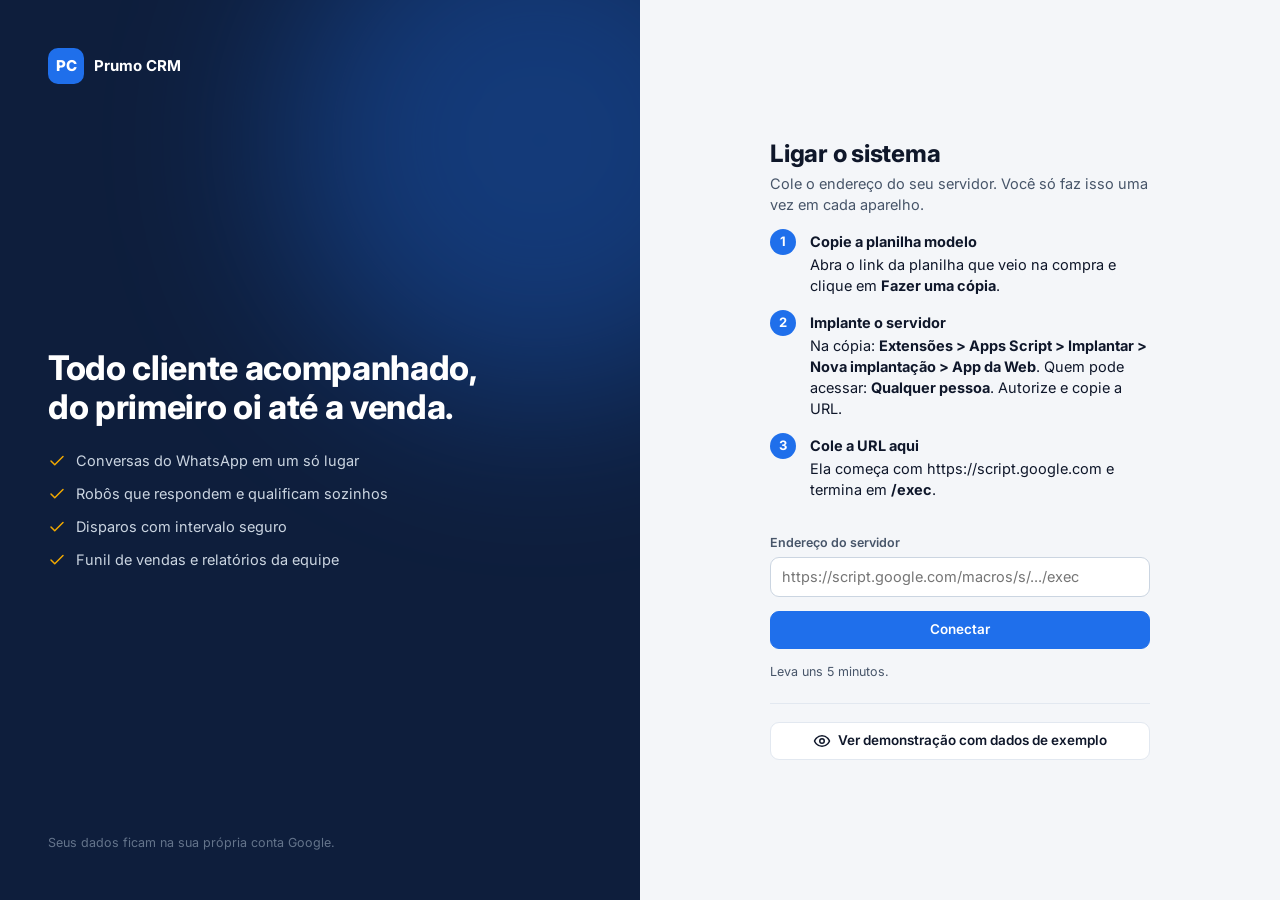
<file: index.html>
<!DOCTYPE html>
<html lang="pt-BR">
<head>
  <meta charset="utf-8">
  <meta name="viewport" content="width=device-width, initial-scale=1, viewport-fit=cover">
  <meta name="theme-color" content="#1F6FEB">
  <meta name="robots" content="noindex, nofollow">
  <meta name="mobile-web-app-capable" content="yes">
  <meta name="apple-mobile-web-app-capable" content="yes">
  <meta name="referrer" content="strict-origin-when-cross-origin">
  <title>CRM</title>
  <link rel="icon" href="data:,">
  <link rel="manifest" href="manifest.webmanifest">
  <link rel="preconnect" href="https://fonts.googleapis.com">
  <link rel="preconnect" href="https://fonts.gstatic.com" crossorigin>
  <link href="https://fonts.googleapis.com/css2?family=Inter:wght@400;500;600;700;800&display=swap" rel="stylesheet">
  <link rel="stylesheet" href="css/app.css?v=1.4.0">
</head>
<body>
  <div id="app"></div>
  <div id="toasts" class="toasts" aria-live="polite"></div>
  <noscript>Ative o JavaScript para usar o sistema.</noscript>

  <script src="config.js?v=1.4.0"></script>
  <script src="js/logica.js?v=1.4.0"></script>
  <script>
    // O modo demonstração só é carregado quando escolhido (roda a lógica no navegador).
    (function () {
      var api = window.PRUMO.API_URL;
      try { api = api || JSON.parse(localStorage.getItem('prumo_api') || '""'); } catch (e) { }
      if (/[?&]demo=1/.test(location.search)) api = 'demo';
      if (api === 'demo') document.write('<script src="js/demo.js?v=1.4.0"><\/script>');
    })();
  </script>
  <script src="js/core.js?v=1.4.0"></script>
  <script src="js/app.js?v=1.4.0"></script>
  <script src="js/views-crm.js?v=1.4.0"></script>
  <script src="js/views-conversas.js?v=1.4.0"></script>
  <script src="js/views-automacoes.js?v=1.4.0"></script>
  <script src="js/views-marketing.js?v=1.4.0"></script>
  <script src="js/views-email.js?v=1.4.0"></script>
  <script src="js/views-financeiro.js?v=1.4.0"></script>
  <script src="js/views-gestao.js?v=1.4.0"></script>
</body>
</html>
</file>
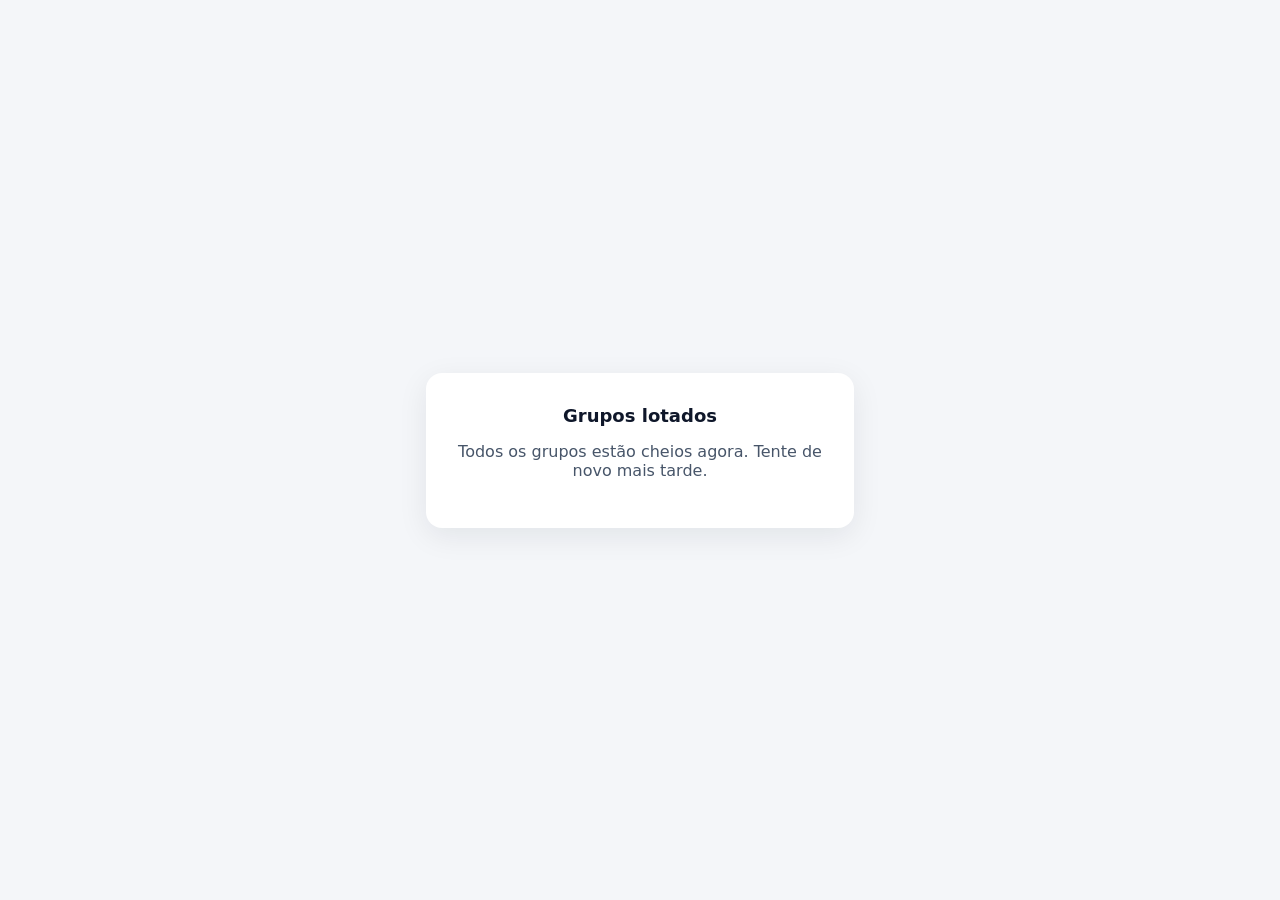
<file: g.html>
<!DOCTYPE html>
<html lang="pt-BR">
<head>
  <meta charset="utf-8">
  <meta name="viewport" content="width=device-width, initial-scale=1">
  <meta name="robots" content="noindex">
  <title>Entrando no grupo...</title>
  <style>
    body { margin: 0; min-height: 100vh; display: grid; place-items: center; font-family: system-ui, -apple-system, 'Segoe UI', sans-serif; background: #F4F6F9; color: #0F172A; padding: 16px; box-sizing: border-box; }
    .c { background: #fff; border-radius: 16px; padding: 32px 24px; max-width: 380px; width: 100%; text-align: center; box-shadow: 0 8px 30px rgba(15,23,42,.08); }
    .spin { width: 34px; height: 34px; border: 3px solid #1FAF53; border-right-color: transparent; border-radius: 50%; animation: g .8s linear infinite; margin: 0 auto 16px; }
    @keyframes g { to { transform: rotate(360deg); } }
    a.b { display: inline-block; margin-top: 16px; background: #1FAF53; color: #fff; padding: 14px 22px; border-radius: 10px; text-decoration: none; font-weight: 700; }
    p { color: #475569; }
  </style>
</head>
<body>
  <div class="c" id="c"><div class="spin"></div><h1 style="font-size:18px;margin:0">Procurando um grupo com vaga...</h1></div>
  <script src="js/logica.js"></script>
  <script>
    (function () {
      var q = new URLSearchParams(location.search);
      var slug = q.get('g') || '', sid = q.get('s') || '';
      var box = document.getElementById('c');
      var fim = function (r) {
        if (r && r.link && /^https:\/\/chat\.whatsapp\.com\//.test(r.link)) {
          box.innerHTML = '<h1 style="font-size:18px;margin:0">Grupo encontrado</h1><p>Se o WhatsApp não abrir sozinho, toque no botão.</p><a class="b" id="ir">Entrar no grupo</a>';
          document.getElementById('ir').href = r.link;
          location.replace(r.link);
        } else {
          box.innerHTML = '<h1 style="font-size:18px;margin:0">Grupos lotados</h1><p>Todos os grupos estão cheios agora. Tente de novo mais tarde.</p>';
        }
      };
      if (!/^[\w-]+$/.test(slug)) return fim(null);
      if (q.get('demo') === '1') {
        var s = document.createElement('script'); s.src = 'js/demo.js';
        s.onload = function () { window.PrumoDemo.call({ action: 'publico.grupo', slug: slug }).then(function (r) { fim(r.data); }); };
        document.body.appendChild(s);
        return;
      }
      if (!/^[\w-]+$/.test(sid)) return fim(null);
      fetch('https://script.google.com/macros/s/' + sid + '/exec', { method: 'POST', headers: { 'Content-Type': 'text/plain' }, body: JSON.stringify({ action: 'publico.grupo', slug: slug }) })
        .then(function (r) { return r.json(); }).then(function (r) { fim(r.data); }).catch(function () { fim(null); });
    })();
  </script>
</body>
</html>
</file>
<file: css/app.css>
/* ==========================================================================
   PRUMO CRM — estilos
   As cores da marca vêm de --pri e --acc (trocadas em Ajustes > Marca).
   ========================================================================== */
:root {
  --pri: #1F6FEB;
  --pri-txt: #FFFFFF;
  --pri-soft: #E8F0FE;
  --pri-escuro: #1959BD;
  --acc: #F2A900;
  --acc-soft: #FFF6DB;

  --bg: #F4F6F9;
  --card: #FFFFFF;
  --card-2: #F8FAFC;
  --txt: #0F172A;
  --txt-2: #475569;
  --txt-3: #94A3B8;
  --borda: #E2E8F0;
  --borda-2: #CBD5E1;
  --side: #0F172A;
  --side-txt: #CBD5E1;
  --side-ativo: rgba(255, 255, 255, .08);

  --verde: #16A34A; --verde-soft: #DCFCE7;
  --vermelho: #DC2626; --vermelho-soft: #FEE2E2;
  --amarelo: #D97706; --amarelo-soft: #FEF3C7;
  --roxo: #7C3AED; --roxo-soft: #EDE9FE;
  --whats: #1FAF53;

  --raio: 14px;
  --raio-sm: 9px;
  --sombra: 0 1px 2px rgba(15, 23, 42, .05), 0 2px 8px rgba(15, 23, 42, .04);
  --sombra-lg: 0 12px 40px rgba(15, 23, 42, .18);
  --side-w: 236px;
  --top-h: 60px;
  --safe-b: env(safe-area-inset-bottom, 0px);
  font-family: 'Inter', system-ui, -apple-system, 'Segoe UI', Roboto, sans-serif;
  color: var(--txt);
  -webkit-text-size-adjust: 100%;
}
* { box-sizing: border-box; }
html, body { margin: 0; padding: 0; background: var(--bg); }
body { min-height: 100vh; font-size: 14.5px; line-height: 1.45; -webkit-font-smoothing: antialiased; }
button, input, select, textarea { font: inherit; color: inherit; }
button { cursor: pointer; }
a { color: var(--pri); }
h1, h2, h3, h4 { margin: 0; line-height: 1.2; letter-spacing: -.01em; }
svg.i { width: 18px; height: 18px; flex: none; stroke: currentColor; fill: none; stroke-width: 2; stroke-linecap: round; stroke-linejoin: round; }
.hidden { display: none !important; }
.muted { color: var(--txt-2); }
.fraco { color: var(--txt-3); }
.small { font-size: 12.5px; }
.num { font-variant-numeric: tabular-nums; }
.nowrap { white-space: nowrap; }
.trunc { overflow: hidden; text-overflow: ellipsis; white-space: nowrap; min-width: 0; }
.sr { position: absolute; width: 1px; height: 1px; overflow: hidden; clip: rect(0 0 0 0); }

/* ---------------------------------------------------------------- shell */
.shell { display: grid; grid-template-columns: var(--side-w) 1fr; min-height: 100vh; }
.side {
  position: sticky; top: 0; height: 100vh; background: var(--side); color: var(--side-txt);
  display: flex; flex-direction: column; padding: 16px 12px; gap: 4px; overflow-y: auto;
}
.marca { display: flex; align-items: center; gap: 10px; padding: 4px 8px 16px; color: #fff; min-width: 0; }
.marca-logo { width: 36px; height: 36px; border-radius: 10px; background: var(--pri); color: var(--pri-txt); display: grid; place-items: center; font-weight: 800; font-size: 15px; flex: none; overflow: hidden; }
.marca-logo img { width: 100%; height: 100%; object-fit: cover; }
.marca b { display: block; font-size: 15px; line-height: 1.2; }
.marca small { display: block; color: #94A3B8; font-size: 11.5px; }
.nav-sec { font-size: 10.5px; font-weight: 700; text-transform: uppercase; letter-spacing: .08em; color: #64748B; padding: 14px 10px 6px; }
.nav-a {
  display: flex; align-items: center; gap: 11px; padding: 9px 10px; border-radius: 9px; color: var(--side-txt);
  text-decoration: none; font-weight: 500; font-size: 14px; border: 0; background: transparent; width: 100%; text-align: left;
}
.nav-a:hover { background: var(--side-ativo); color: #fff; }
.nav-a.on { background: var(--pri); color: var(--pri-txt); }
.nav-a .cont { margin-left: auto; background: var(--acc); color: #111; font-size: 11px; font-weight: 700; border-radius: 99px; padding: 1px 7px; }
.side-pe { margin-top: auto; padding-top: 12px; border-top: 1px solid rgba(255, 255, 255, .08); }
.eu { display: flex; align-items: center; gap: 10px; padding: 8px; border-radius: 10px; color: #fff; background: transparent; border: 0; width: 100%; text-align: left; }
.eu:hover { background: var(--side-ativo); }
.eu small { display: block; color: #94A3B8; font-size: 11.5px; }

.main { min-width: 0; display: flex; flex-direction: column; }
.top {
  position: sticky; top: 0; z-index: 20; height: var(--top-h); display: flex; align-items: center; gap: 12px;
  padding: 0 24px; background: rgba(244, 246, 249, .9); backdrop-filter: blur(8px); border-bottom: 1px solid var(--borda);
}
.top h1 { font-size: 18px; font-weight: 700; }
.top .acoes { margin-left: auto; display: flex; gap: 8px; align-items: center; }
.conteudo { padding: 22px 24px 40px; max-width: 1400px; width: 100%; }
.conteudo.cheio { max-width: none; padding: 0; height: calc(100vh - var(--top-h)); }
.wa-pill { display: inline-flex; align-items: center; gap: 6px; padding: 5px 10px; border-radius: 99px; font-size: 12px; font-weight: 600; background: var(--card); border: 1px solid var(--borda); color: var(--txt-2); }
.wa-pill .ponto { width: 8px; height: 8px; border-radius: 50%; background: var(--txt-3); }
.wa-pill.ok .ponto { background: var(--verde); box-shadow: 0 0 0 3px var(--verde-soft); }
.wa-pill.erro .ponto { background: var(--vermelho); }
.top .menu-mob { display: none; }
.bnav { display: none; }

/* ------------------------------------------------------------- botões */
.btn {
  display: inline-flex; align-items: center; justify-content: center; gap: 7px; min-height: 38px; padding: 8px 14px;
  border-radius: var(--raio-sm); border: 1px solid var(--borda); background: var(--card); color: var(--txt);
  font-weight: 600; font-size: 13.5px; white-space: nowrap; transition: background .15s, border-color .15s, transform .1s;
}
.btn:hover { background: var(--card-2); border-color: var(--borda-2); }
.btn:active { transform: translateY(1px); }
.btn:disabled { opacity: .55; cursor: default; }
.btn.pri { background: var(--pri); border-color: var(--pri); color: var(--pri-txt); }
.btn.pri:hover { background: var(--pri-escuro); }
.btn.acc { background: var(--acc); border-color: var(--acc); color: #111; }
.btn.verde { background: var(--whats); border-color: var(--whats); color: #fff; }
.btn.perigo { color: var(--vermelho); }
.btn.perigo.cheio { background: var(--vermelho); border-color: var(--vermelho); color: #fff; }
.btn.fantasma { background: transparent; border-color: transparent; }
.btn.fantasma:hover { background: rgba(15, 23, 42, .05); }
.btn.peq { min-height: 30px; padding: 4px 10px; font-size: 12.5px; }
.btn.ic { padding: 0; width: 38px; }
.btn.ic.peq { width: 30px; }
.btn.bloco { width: 100%; }
.spin { width: 15px; height: 15px; border: 2px solid currentColor; border-right-color: transparent; border-radius: 50%; animation: gira .7s linear infinite; display: inline-block; }
@keyframes gira { to { transform: rotate(360deg); } }

/* -------------------------------------------------------- formulários */
.campo { display: flex; flex-direction: column; gap: 5px; margin-bottom: 14px; min-width: 0; }
.campo > label, .rot { font-size: 12.5px; font-weight: 600; color: var(--txt-2); }
.campo .ajuda { font-size: 12px; color: var(--txt-3); }
.inp {
  width: 100%; min-height: 40px; padding: 8px 11px; border-radius: var(--raio-sm); border: 1px solid var(--borda-2);
  background: #fff; outline: none; font-size: 14.5px; transition: border-color .15s, box-shadow .15s;
}
textarea.inp { min-height: 90px; resize: vertical; line-height: 1.45; }
.inp:focus { border-color: var(--pri); box-shadow: 0 0 0 3px var(--pri-soft); }
.inp[readonly] { background: var(--card-2); color: var(--txt-2); }
select.inp { padding-right: 28px; }
.inp-cor { width: 46px; height: 40px; padding: 3px; border-radius: var(--raio-sm); border: 1px solid var(--borda-2); background: #fff; }
.linha { display: flex; gap: 12px; }
.linha > * { flex: 1; min-width: 0; }
.grade2 { display: grid; grid-template-columns: 1fr 1fr; gap: 0 14px; }
.grade3 { display: grid; grid-template-columns: repeat(3, 1fr); gap: 0 14px; }
.check { display: flex; gap: 9px; align-items: flex-start; font-size: 14px; margin: 2px 0 12px; cursor: pointer; }
.check input { width: 18px; height: 18px; accent-color: var(--pri); flex: none; margin-top: 1px; }
.busca { position: relative; flex: 1; min-width: 160px; max-width: 360px; }
.busca svg { position: absolute; left: 11px; top: 50%; transform: translateY(-50%); color: var(--txt-3); width: 16px; height: 16px; }
.busca .inp { padding-left: 34px; }
.seg { display: inline-flex; background: #E9EDF2; border-radius: 10px; padding: 3px; gap: 2px; }
.seg button { white-space: nowrap; border: 0; background: transparent; padding: 6px 12px; border-radius: 8px; font-weight: 600; font-size: 13px; color: var(--txt-2); }
.seg button.on { background: #fff; color: var(--txt); box-shadow: var(--sombra); }
.chips { display: flex; flex-wrap: wrap; gap: 6px; }
.chip { display: inline-flex; align-items: center; gap: 5px; padding: 3px 9px; border-radius: 99px; background: #EEF2F6; color: var(--txt-2); font-size: 12px; font-weight: 600; border: 1px solid transparent; }
.chip.sel { background: var(--pri-soft); color: var(--pri-escuro); border-color: var(--pri); }
button.chip { cursor: pointer; }
.chip .x { border: 0; background: none; padding: 0; display: inline-flex; color: inherit; opacity: .6; }
.tag-inp { display: flex; flex-wrap: wrap; gap: 6px; align-items: center; padding: 6px 8px; min-height: 40px; border: 1px solid var(--borda-2); border-radius: var(--raio-sm); background: #fff; }
.tag-inp input { border: 0; outline: none; flex: 1; min-width: 120px; font-size: 14px; padding: 4px; }

/* -------------------------------------------------------------- cards */
.card { background: var(--card); border: 1px solid var(--borda); border-radius: var(--raio); box-shadow: var(--sombra); }
.card-pad { padding: 18px; }
.card-cab { display: flex; align-items: center; gap: 10px; padding: 14px 18px; border-bottom: 1px solid var(--borda); }
.card-cab h3 { font-size: 15px; font-weight: 700; }
.card-cab .acoes { margin-left: auto; display: flex; gap: 6px; }
.barra-ferr { display: flex; gap: 10px; align-items: center; flex-wrap: wrap; margin-bottom: 16px; }
.barra-ferr .dir { margin-left: auto; display: flex; gap: 8px; flex-wrap: wrap; }
.kpis { display: grid; grid-template-columns: repeat(auto-fill, minmax(165px, 1fr)); gap: 14px; margin-bottom: 18px; }
.kpi { padding: 16px 18px; }
.kpi .rot { display: flex; align-items: center; gap: 7px; font-size: 12.5px; color: var(--txt-2); font-weight: 600; }
.kpi .rot svg { width: 15px; height: 15px; color: var(--pri); }
.kpi .val { font-size: 25px; font-weight: 750; margin-top: 6px; letter-spacing: -.02em; font-variant-numeric: tabular-nums; }
.kpi .sub { font-size: 12px; color: var(--txt-3); margin-top: 2px; }
.grid-2 { display: grid; grid-template-columns: 1fr 1fr; gap: 16px; }
.grid-3 { display: grid; grid-template-columns: 2fr 1fr; gap: 16px; }
.vazio { text-align: center; padding: 48px 20px; color: var(--txt-2); }
.vazio svg { width: 40px; height: 40px; color: var(--txt-3); stroke-width: 1.5; margin-bottom: 10px; }
.vazio h3 { font-size: 16px; color: var(--txt); margin-bottom: 4px; }
.vazio p { margin: 0 auto 14px; max-width: 420px; }
.aviso { display: flex; gap: 10px; padding: 12px 14px; border-radius: 10px; background: var(--amarelo-soft); color: #78350F; font-size: 13.5px; margin-bottom: 14px; }
.aviso.info { background: var(--pri-soft); color: var(--pri-escuro); }
.aviso.ok { background: var(--verde-soft); color: #14532D; }
.aviso.erro { background: var(--vermelho-soft); color: #7F1D1D; }
.aviso svg { margin-top: 1px; }

/* ------------------------------------------------------------- tabela */
.tabela-wrap { overflow-x: auto; }
table.tab { width: 100%; border-collapse: collapse; font-size: 13.5px; }
.tab th { text-align: left; font-size: 11.5px; text-transform: uppercase; letter-spacing: .05em; color: var(--txt-3); font-weight: 700; padding: 10px 14px; border-bottom: 1px solid var(--borda); background: var(--card-2); white-space: nowrap; }
.tab td { padding: 10px 14px; border-bottom: 1px solid var(--borda); vertical-align: middle; }
.tab tr:last-child td { border-bottom: 0; }
.tab tbody tr { cursor: pointer; }
.tab tbody tr:hover { background: var(--card-2); }
.tab .sel-col { width: 36px; }
.tab input[type=checkbox] { width: 16px; height: 16px; accent-color: var(--pri); }
.massa { position: sticky; top: calc(var(--top-h) + 8px); z-index: 5; display: flex; gap: 8px; align-items: center; flex-wrap: wrap; padding: 10px 14px; background: var(--side); color: #fff; border-radius: 12px; margin-bottom: 12px; box-shadow: var(--sombra-lg); }
.massa .btn { background: rgba(255, 255, 255, .1); border-color: transparent; color: #fff; }

.av { width: 34px; height: 34px; border-radius: 50%; display: grid; place-items: center; font-size: 12.5px; font-weight: 700; color: #fff; flex: none; }
.av.peq { width: 26px; height: 26px; font-size: 10.5px; }
.av.gde { width: 54px; height: 54px; font-size: 19px; }
.pessoa { display: flex; align-items: center; gap: 10px; min-width: 0; }
.pessoa b { display: block; font-weight: 600; }
.status { display: inline-flex; align-items: center; gap: 5px; padding: 2px 9px; border-radius: 99px; font-size: 12px; font-weight: 600; }
.st-lead { background: var(--pri-soft); color: var(--pri-escuro); }
.st-cliente { background: var(--verde-soft); color: #166534; }
.st-inativo { background: #F1F5F9; color: var(--txt-2); }
.st-on { background: var(--verde-soft); color: #166534; }
.st-off { background: #F1F5F9; color: var(--txt-2); }
.st-aviso { background: var(--amarelo-soft); color: #92400E; }
.st-erro { background: var(--vermelho-soft); color: #991B1B; }
.st-roxo { background: var(--roxo-soft); color: #5B21B6; }

/* ------------------------------------------------------------ modal */
.modal-bg { position: fixed; inset: 0; z-index: 100; background: rgba(15, 23, 42, .45); display: flex; align-items: center; justify-content: center; padding: 20px; animation: aparece .15s ease-out; }
.modal { background: var(--card); width: 100%; max-width: 560px; max-height: calc(100vh - 40px); border-radius: 16px; display: flex; flex-direction: column; box-shadow: var(--sombra-lg); animation: sobe .18s ease-out; }
.modal.largo { max-width: 860px; }
.modal.xl { max-width: 1100px; }
.modal-cab { display: flex; align-items: center; gap: 10px; padding: 16px 20px; border-bottom: 1px solid var(--borda); }
.modal-cab h2 { font-size: 16.5px; font-weight: 700; }
.modal-cab .x { margin-left: auto; }
.modal-corpo { padding: 18px 20px; overflow-y: auto; }
.modal-pe { display: flex; gap: 8px; justify-content: flex-end; padding: 14px 20px; border-top: 1px solid var(--borda); flex-wrap: wrap; }
.modal-pe .esq { margin-right: auto; }
@keyframes aparece { from { opacity: 0; } }
@keyframes sobe { from { transform: translateY(12px); opacity: 0; } }
.gaveta-bg { position: fixed; inset: 0; z-index: 90; background: rgba(15, 23, 42, .35); animation: aparece .15s; }
.gaveta { position: fixed; top: 0; right: 0; bottom: 0; z-index: 91; width: min(560px, 100%); background: var(--card); box-shadow: var(--sombra-lg); display: flex; flex-direction: column; animation: entra .2s ease-out; }
@keyframes entra { from { transform: translateX(30px); opacity: 0; } }
.toasts { position: fixed; bottom: 20px; left: 50%; transform: translateX(-50%); z-index: 200; display: flex; flex-direction: column; gap: 8px; align-items: center; }
.toast { background: var(--side); color: #fff; padding: 10px 16px; border-radius: 10px; font-size: 13.5px; font-weight: 500; box-shadow: var(--sombra-lg); animation: sobe .2s; max-width: 90vw; }
.toast.erro { background: var(--vermelho); }
.toast.ok { background: #15803D; }
.abas { display: flex; gap: 4px; border-bottom: 1px solid var(--borda); margin-bottom: 16px; overflow-x: auto; }
.abas button { border: 0; background: none; padding: 10px 12px; font-weight: 600; color: var(--txt-2); border-bottom: 2px solid transparent; margin-bottom: -1px; white-space: nowrap; }
.abas button.on { color: var(--pri); border-bottom-color: var(--pri); }

/* ----------------------------------------------------------- conversas */
.inbox { display: grid; grid-template-columns: 340px 1fr 300px; height: 100%; background: var(--card); }
.inbox.sem-info { grid-template-columns: 340px 1fr; }
.ib-lista { border-right: 1px solid var(--borda); display: flex; flex-direction: column; min-height: 0; }
.ib-lista .cab .seg button { padding: 6px 4px; font-size: 12.5px; }
.ib-lista .cab { padding: 12px; border-bottom: 1px solid var(--borda); display: flex; flex-direction: column; gap: 10px; }
.ib-itens { overflow-y: auto; flex: 1; }
.ib-item { display: flex; gap: 10px; padding: 12px 14px; border-bottom: 1px solid #F1F5F9; cursor: pointer; align-items: flex-start; background: none; border-left: 3px solid transparent; width: 100%; text-align: left; border-top: 0; border-right: 0; }
.ib-item:hover { background: var(--card-2); }
.ib-item.on { background: var(--pri-soft); border-left-color: var(--pri); }
.ib-item .meio { flex: 1; min-width: 0; }
.ib-item .l1 { display: flex; gap: 6px; align-items: baseline; }
.ib-item .l1 b { flex: 1; min-width: 0; overflow: hidden; text-overflow: ellipsis; white-space: nowrap; font-weight: 600; }
.ib-item .hora { font-size: 11.5px; color: var(--txt-3); }
.ib-item .l2 { display: flex; gap: 6px; align-items: center; color: var(--txt-2); font-size: 13px; margin-top: 2px; }
.ib-item .l2 span { flex: 1; min-width: 0; overflow: hidden; text-overflow: ellipsis; white-space: nowrap; }
.ib-item .naolidas { background: var(--whats); color: #fff; border-radius: 99px; font-size: 11px; font-weight: 700; padding: 1px 7px; }
.chat { display: flex; flex-direction: column; min-height: 0; min-width: 0; background: #EFEAE2; background-image: radial-gradient(rgba(15, 23, 42, .035) 1px, transparent 1px); background-size: 18px 18px; }
.chat-cab { display: flex; align-items: center; gap: 10px; padding: 10px 16px; background: var(--card); border-bottom: 1px solid var(--borda); min-height: 60px; }
.chat-msgs { flex: 1; overflow-y: auto; padding: 18px 6%; display: flex; flex-direction: column; gap: 4px; }
.msg { max-width: min(78%, 560px); padding: 7px 10px 5px; border-radius: 10px; background: #fff; box-shadow: 0 1px 1px rgba(0, 0, 0, .06); font-size: 14px; white-space: pre-wrap; word-wrap: break-word; align-self: flex-start; position: relative; }
.msg.out { align-self: flex-end; background: #D9FDD3; }
.msg.robo { background: #E7F0FF; }
.msg .meta { display: flex; gap: 6px; justify-content: flex-end; align-items: center; font-size: 10.5px; color: #667781; margin-top: 2px; }
.msg .meta svg { width: 13px; height: 13px; }
.msg.erro { background: var(--vermelho-soft); }
.msg img { max-width: 100%; border-radius: 6px; display: block; margin-bottom: 4px; }
.dia-sep { align-self: center; background: rgba(255, 255, 255, .85); padding: 3px 10px; border-radius: 8px; font-size: 12px; color: var(--txt-2); margin: 10px 0 6px; box-shadow: 0 1px 1px rgba(0, 0, 0, .05); }
.chat-pe { background: var(--card); border-top: 1px solid var(--borda); padding: 10px 12px; display: flex; gap: 8px; align-items: flex-end; position: relative; }
.chat-pe textarea { flex: 1; min-height: 42px; max-height: 160px; resize: none; border-radius: 22px; padding: 10px 16px; }
.rapidas { position: absolute; bottom: 100%; left: 12px; right: 12px; background: var(--card); border: 1px solid var(--borda); border-radius: 12px; box-shadow: var(--sombra-lg); max-height: 260px; overflow-y: auto; margin-bottom: 6px; }
.rapidas button { display: block; width: 100%; text-align: left; padding: 9px 12px; border: 0; background: none; border-bottom: 1px solid #F1F5F9; }
.rapidas button:hover, .rapidas button.on { background: var(--pri-soft); }
.rapidas b { color: var(--pri); }
.ib-info { border-left: 1px solid var(--borda); overflow-y: auto; padding: 18px; }
.ib-info h4 { font-size: 12px; text-transform: uppercase; letter-spacing: .06em; color: var(--txt-3); margin: 18px 0 8px; }
.dado { display: flex; gap: 8px; align-items: center; font-size: 13.5px; padding: 4px 0; color: var(--txt-2); min-width: 0; }
.dado svg { width: 15px; height: 15px; color: var(--txt-3); }
.robo-pausado { display: flex; gap: 8px; align-items: center; padding: 8px 12px; background: var(--amarelo-soft); color: #92400E; font-size: 12.5px; }

/* ------------------------------------------------------------- kanban */
.kanban { display: flex; gap: 14px; overflow-x: auto; padding-bottom: 12px; align-items: flex-start; min-height: 60vh; }
.col { flex: 0 0 280px; background: #EBEEF3; border-radius: 14px; display: flex; flex-direction: column; max-height: calc(100vh - 200px); }
.col-cab { padding: 12px 14px 8px; }
.col-cab .t { display: flex; align-items: center; gap: 8px; font-weight: 700; font-size: 13.5px; }
.col-cab .bol { width: 10px; height: 10px; border-radius: 50%; }
.col-cab .s { font-size: 12px; color: var(--txt-2); margin-top: 2px; }
.col-cards { padding: 4px 10px 12px; overflow-y: auto; display: flex; flex-direction: column; gap: 8px; min-height: 60px; flex: 1; border-radius: 0 0 14px 14px; transition: background .15s; }
.col-cards.sobre { background: var(--pri-soft); }
.neg { background: #fff; border-radius: 10px; padding: 11px 12px; box-shadow: 0 1px 2px rgba(15, 23, 42, .08); cursor: grab; border: 1px solid transparent; }
.neg:hover { border-color: var(--borda-2); }
.neg.arrastando { opacity: .4; }
.neg b { display: block; font-size: 13.5px; font-weight: 600; margin-bottom: 4px; }
.neg .v { font-weight: 700; font-size: 13px; color: var(--txt); }
.neg .r { display: flex; gap: 8px; align-items: center; justify-content: space-between; margin-top: 8px; font-size: 12px; color: var(--txt-2); }

/* -------------------------------------------------------- automações */
.fluxo { max-width: 720px; margin: 0 auto; }
.passo-gat { border: 2px solid var(--pri); background: var(--pri-soft); }
.passo { position: relative; background: #fff; border: 1px solid var(--borda); border-radius: 12px; padding: 12px 14px; box-shadow: var(--sombra); }
.passo-cab { display: flex; align-items: center; gap: 10px; }
.passo-ic { width: 32px; height: 32px; border-radius: 9px; display: grid; place-items: center; flex: none; }
.passo-ic svg { width: 17px; height: 17px; }
.passo-cab b { font-size: 14px; }
.passo-cab .acoes { margin-left: auto; display: flex; gap: 2px; }
.passo-res { font-size: 13px; color: var(--txt-2); margin: 6px 0 0 42px; white-space: pre-wrap; word-break: break-word; }
.passo-num { font-size: 11px; font-weight: 700; color: var(--txt-3); }
.conector { display: flex; flex-direction: column; align-items: center; padding: 2px 0; }
.conector .linha-v { width: 2px; height: 14px; background: var(--borda-2); }
.add-passo { border: 1.5px dashed var(--borda-2); background: transparent; border-radius: 99px; width: 30px; height: 30px; display: grid; place-items: center; color: var(--txt-2); }
.add-passo:hover { border-color: var(--pri); color: var(--pri); background: var(--pri-soft); }
.tipos-passo { display: grid; grid-template-columns: repeat(auto-fill, minmax(190px, 1fr)); gap: 10px; }
.tipo-passo { display: flex; gap: 10px; align-items: flex-start; text-align: left; padding: 12px; border: 1px solid var(--borda); border-radius: 12px; background: #fff; }
.tipo-passo:hover { border-color: var(--pri); background: var(--pri-soft); }
.tipo-passo b { display: block; font-size: 13.5px; }
.tipo-passo span { font-size: 12px; color: var(--txt-2); }
.ramo { display: inline-flex; gap: 4px; align-items: center; font-size: 11.5px; font-weight: 600; padding: 2px 8px; border-radius: 6px; margin: 6px 6px 0 0; }
.ramo.sim { background: var(--verde-soft); color: #166534; }
.ramo.nao { background: var(--vermelho-soft); color: #991B1B; }
.ramo.op { background: var(--roxo-soft); color: #5B21B6; }
.c-msg { background: #DCFCE7; color: #15803D; }
.c-tempo { background: #FEF3C7; color: #B45309; }
.c-perg { background: #DBEAFE; color: #1D4ED8; }
.c-cond { background: #EDE9FE; color: #6D28D9; }
.c-acao { background: #F1F5F9; color: #334155; }
.c-humano { background: #FCE7F3; color: #BE185D; }

/* --------------------------------------------------------- disparos */
.progresso { height: 8px; background: #E9EDF2; border-radius: 99px; overflow: hidden; }
.progresso > div { height: 100%; background: var(--pri); border-radius: 99px; transition: width .4s; }
.preview-wa { background: #EFEAE2; border-radius: 12px; padding: 16px; min-height: 120px; }
.lista-cards { display: grid; gap: 12px; }
.item-card { display: flex; gap: 14px; align-items: center; padding: 14px 16px; }
.item-card .meio { flex: 1; min-width: 0; }
.item-card h3 { font-size: 15px; font-weight: 650; }

/* ---------------------------------------------------------- gráficos */
.barras { display: flex; align-items: flex-end; gap: 3px; height: 160px; padding-top: 10px; }
.barras .b { flex: 1; background: var(--pri); border-radius: 4px 4px 0 0; min-height: 2px; position: relative; opacity: .85; }
.barras .b:hover { opacity: 1; }
.barras .b:hover::after { content: attr(data-t); position: absolute; bottom: 100%; left: 50%; transform: translateX(-50%); background: var(--side); color: #fff; font-size: 11px; padding: 3px 7px; border-radius: 6px; white-space: nowrap; margin-bottom: 4px; z-index: 2; }
.eixo { display: flex; justify-content: space-between; font-size: 11px; color: var(--txt-3); margin-top: 6px; }
.hbar { display: grid; grid-template-columns: minmax(90px, 160px) 1fr auto; gap: 10px; align-items: center; font-size: 13px; margin-bottom: 9px; }
.hbar .trilho { height: 10px; background: #EEF2F6; border-radius: 99px; overflow: hidden; }
.hbar .trilho div { height: 100%; border-radius: 99px; background: var(--pri); }
.funil-v .etapa { display: flex; align-items: center; gap: 12px; margin-bottom: 8px; }
.funil-v .faixa { height: 36px; border-radius: 8px; display: flex; align-items: center; padding: 0 12px; color: #fff; font-weight: 600; font-size: 13px; min-width: 60px; }

/* ------------------------------------------------------- integrações */
.integ-grade { display: grid; grid-template-columns: repeat(auto-fill, minmax(290px, 1fr)); gap: 14px; }
.integ { padding: 18px; display: flex; flex-direction: column; gap: 10px; }
.integ-cab { display: flex; gap: 12px; align-items: center; }
.integ-logo { width: 42px; height: 42px; border-radius: 11px; display: grid; place-items: center; flex: none; }
.integ-logo svg { width: 22px; height: 22px; }
.integ p { margin: 0; font-size: 13.5px; color: var(--txt-2); flex: 1; }
.passos-tut { counter-reset: p; padding: 0; margin: 0; list-style: none; }
.passos-tut li { counter-increment: p; position: relative; padding: 0 0 16px 40px; }
.passos-tut li::before { content: counter(p); position: absolute; left: 0; top: -2px; width: 26px; height: 26px; border-radius: 50%; background: var(--pri); color: var(--pri-txt); font-weight: 700; font-size: 13px; display: grid; place-items: center; }
.passos-tut li > b:first-child { display: block; margin-bottom: 2px; }
.copiavel { display: flex; gap: 6px; align-items: center; }
.copiavel code, code.bloco { flex: 1; min-width: 0; display: block; background: #0F172A; color: #E2E8F0; padding: 9px 12px; border-radius: 8px; font-size: 12.5px; overflow-x: auto; white-space: nowrap; font-family: ui-monospace, Consolas, monospace; }
code.bloco { white-space: pre; }
.qr { display: grid; place-items: center; padding: 16px; background: #fff; border: 1px solid var(--borda); border-radius: 12px; }
.qr img { width: 260px; height: 260px; image-rendering: pixelated; }

/* -------------------------------------------------- login e assistente */
.login { min-height: 100vh; display: grid; grid-template-columns: 1fr 1fr; }
.login-arte { background: var(--side); color: #fff; padding: 48px; display: flex; flex-direction: column; justify-content: space-between; position: relative; overflow: hidden; }
.login-arte::before { content: ''; position: absolute; width: 520px; height: 520px; border-radius: 50%; background: var(--pri); opacity: .35; filter: blur(90px); right: -160px; top: -120px; }
.login-arte > * { position: relative; }
.login-arte h2 { font-size: 34px; line-height: 1.15; max-width: 440px; font-weight: 750; }
.login-arte ul { list-style: none; padding: 0; margin: 24px 0 0; display: grid; gap: 12px; color: #CBD5E1; }
.login-arte li { display: flex; gap: 10px; align-items: center; }
.login-arte li svg { color: var(--acc); }
.login-form { display: flex; align-items: center; justify-content: center; padding: 32px 20px; }
.login-form form, .login-form .caixa { width: 100%; max-width: 380px; }
.login-form h1 { font-size: 24px; font-weight: 750; margin-bottom: 4px; }
.demo-dica { margin-top: 18px; padding: 12px 14px; border-radius: 10px; background: var(--acc-soft); font-size: 13px; color: #78350F; }
.demo-dica code { font-weight: 700; }
.wizard { max-width: 760px; margin: 0 auto; padding: 32px 20px; }
.wizard-passos { display: flex; gap: 8px; margin-bottom: 24px; }
.wizard-passos div { flex: 1; height: 5px; border-radius: 99px; background: var(--borda); }
.wizard-passos div.on { background: var(--pri); }
.cores-prontas { display: flex; gap: 8px; flex-wrap: wrap; }
.cores-prontas button { width: 34px; height: 34px; border-radius: 50%; border: 3px solid #fff; box-shadow: 0 0 0 1px var(--borda-2); }
.cores-prontas button.on { box-shadow: 0 0 0 2px var(--txt); }
.segmentos { display: grid; grid-template-columns: repeat(auto-fill, minmax(200px, 1fr)); gap: 10px; }
.segmento { text-align: left; padding: 14px; border: 1.5px solid var(--borda); border-radius: 12px; background: #fff; }
.segmento.on { border-color: var(--pri); background: var(--pri-soft); }
.segmento b { display: block; }
.segmento span { font-size: 12.5px; color: var(--txt-2); }
.previa-marca { border: 1px solid var(--borda); border-radius: 14px; overflow: hidden; display: grid; grid-template-columns: 150px 1fr; height: 180px; }
.previa-marca .ps { background: var(--side); padding: 12px; display: flex; flex-direction: column; gap: 6px; }
.previa-marca .ps i { display: block; height: 22px; border-radius: 6px; background: rgba(255, 255, 255, .08); }
.previa-marca .ps i.on { background: var(--pri); }
.previa-marca .pc { padding: 14px; background: var(--bg); display: flex; flex-direction: column; gap: 8px; }

/* ---------------------------------------------------------- responsivo */
@media (max-width: 1180px) {
  .inbox { grid-template-columns: 300px 1fr; }
  .ib-info { display: none; }
  .ib-info.aberta { display: block; position: fixed; right: 0; top: 0; bottom: 0; width: min(340px, 100%); z-index: 60; background: #fff; box-shadow: var(--sombra-lg); }
}
@media (max-width: 900px) {
  .shell { grid-template-columns: 1fr; }
  .side { display: none; }
  .side.aberta { display: flex; position: fixed; inset: 0 auto 0 0; width: 270px; z-index: 80; }
  .top .menu-mob { display: inline-flex; }
  .top { padding: 0 12px; }
  .conteudo { padding: 16px 16px calc(84px + var(--safe-b)); }
  .conteudo.cheio { height: calc(100vh - var(--top-h) - 64px - var(--safe-b)); }
  .grid-2, .grid-3 { grid-template-columns: 1fr; }
  .grade3 { grid-template-columns: 1fr 1fr; }
  .bnav { display: flex; position: fixed; left: 0; right: 0; bottom: 0; z-index: 50; background: #fff; border-top: 1px solid var(--borda); padding: 6px 4px calc(6px + var(--safe-b)); }
  .bnav button { flex: 1; border: 0; background: none; display: flex; flex-direction: column; align-items: center; gap: 2px; font-size: 10.5px; font-weight: 600; color: var(--txt-3); padding: 4px 0; position: relative; }
  .bnav button.on { color: var(--pri); }
  .bnav .cont { position: absolute; top: 0; right: calc(50% - 20px); background: var(--whats); color: #fff; border-radius: 99px; font-size: 10px; padding: 0 5px; }
  .inbox, .inbox.sem-info { grid-template-columns: 1fr; }
  .inbox.com-chat .ib-lista { display: none; }
  .inbox:not(.com-chat) .chat { display: none; }
  .chat-msgs { padding: 14px 10px; }
  .login { grid-template-columns: 1fr; }
  .login-arte { display: none; }
  .modal-bg { padding: 0; align-items: flex-end; }
  .modal, .modal.largo, .modal.xl { max-width: none; border-radius: 16px 16px 0 0; max-height: 94vh; }
  .tab .esconde-mob { display: none; }
  .col { flex-basis: 260px; }
}
@media (max-width: 560px) {
  .grade2, .grade3, .linha { grid-template-columns: 1fr; display: grid; }
  .kpi .val { font-size: 21px; }
  .kpis { grid-template-columns: 1fr 1fr; gap: 10px; }
  .top h1 { font-size: 16px; }
  .top .acoes .btn .txt { display: none; }
  .previa-marca { grid-template-columns: 90px 1fr; }
}
@media (prefers-reduced-motion: reduce) { * { animation: none !important; transition: none !important; } }

/* ---------- equipe comercial, metas e reuniões ---------- */
.perfis-grade { display: grid; grid-template-columns: repeat(auto-fit, minmax(220px, 1fr)); gap: 12px; }
.perfil-card { padding: 14px 16px; display: flex; flex-direction: column; gap: 8px; }
.perfil-card p { margin: 0; font-size: 13px; color: var(--txt-2); flex: 1; }
.perfil-cab { display: flex; justify-content: space-between; align-items: center; }
.perfil-opcoes { display: grid; grid-template-columns: repeat(auto-fit, minmax(200px, 1fr)); gap: 8px; }
.perfil-op { display: flex; gap: 10px; align-items: flex-start; padding: 10px 12px; border: 1px solid var(--borda); border-radius: var(--raio-sm); cursor: pointer; }
.perfil-op:has(input:checked) { border-color: var(--pri); background: var(--pri-soft); }
.perfil-op input { margin-top: 3px; accent-color: var(--pri); }
.perfil-op span { display: flex; flex-direction: column; gap: 2px; }
.perfil-op small { color: var(--txt-2); font-size: 12px; line-height: 1.35; }
.chip.perfil-sdr { background: var(--roxo-soft); color: var(--roxo); }
.chip.perfil-closer { background: var(--verde-soft); color: var(--verde); }
.chip.perfil-admin { background: var(--pri-soft); color: var(--pri); }
.meta-barra { height: 8px; background: var(--borda); border-radius: 99px; overflow: hidden; flex: 1; min-width: 60px; }
.meta-barra > div { height: 100%; background: var(--pri); border-radius: 99px; }
.meta-barra.grande { height: 12px; }
.meta-cel { display: flex; align-items: center; gap: 8px; min-width: 120px; }
.reu-badge { display: inline-flex; align-items: center; gap: 5px; margin-top: 6px; padding: 3px 8px; border-radius: 99px; background: var(--pri-soft); color: var(--pri); font-weight: 600; }
.reu-badge .i { width: 13px; height: 13px; }
.reu-badge.falta { background: var(--vermelho-soft); color: var(--vermelho); }
.btn.bloco { width: 100%; justify-content: center; }

/* ---------- conversas: prazo, Instagram e janela de 24h ---------- */
.ib-item.atrasada { border-left-color: var(--vermelho); background: var(--vermelho-soft); }
.ib-item.atrasada .hora { color: var(--vermelho); font-weight: 700; }
.canal-ig { display: inline-flex; color: #C13584; margin-right: 4px; vertical-align: -2px; }
.canal-ig .i { width: 14px; height: 14px; }
.janela { display: flex; gap: 8px; align-items: center; flex-wrap: wrap; padding: 7px 12px; font-size: 12.5px; }
.janela .i { width: 15px; height: 15px; flex: none; }
.janela.aberta { background: var(--verde-soft); color: #166534; }
.janela.gratis { background: var(--acc-soft); color: #854D0E; }
.janela.fechada { background: var(--vermelho-soft); color: #991B1B; }
.janela.fechada .btn { margin-left: auto; }

/* ---------- e-mail marketing ---------- */
.em-editor { display: grid; grid-template-columns: minmax(0, 1fr) minmax(0, 1fr); gap: 20px; align-items: start; }
.em-dir { position: sticky; top: 0; }
.em-dir iframe { width: 100%; height: 560px; border: 1px solid var(--borda); border-radius: var(--raio-sm); background: #F3F4F6; }
.em-previa-cab { display: flex; justify-content: space-between; gap: 8px; align-items: baseline; margin-bottom: 6px; }
.em-bloco { border: 1px solid var(--borda); border-radius: var(--raio-sm); padding: 8px 10px 10px; margin-bottom: 8px; background: var(--card); }
.em-bloco-cab { display: flex; align-items: center; gap: 6px; font-size: 13px; margin-bottom: 6px; }
.em-bloco-cab .i { width: 15px; height: 15px; color: var(--txt-2); }
.em-nums { display: flex; flex-wrap: wrap; gap: 4px 14px; font-size: 13px; color: var(--txt-2); margin-top: 4px; }
.em-nums b { color: var(--txt); }
.em-botoes { display: flex; flex-wrap: wrap; gap: 6px; justify-content: flex-end; }
.dado.vencedor { background: var(--verde-soft); border-radius: var(--raio-sm); padding: 6px 8px; }
@media (max-width: 900px) {
  .em-editor { grid-template-columns: 1fr; }
  .em-dir { position: static; }
  .em-dir iframe { height: 420px; }
  .em-botoes { justify-content: flex-start; }
}

/* ---------- versão 1.3: financeiro, equipe, limites, chat ---------- */
.canal-site { color: var(--roxo); }
.areas-grade { display: grid; grid-template-columns: repeat(auto-fit, minmax(220px, 1fr)); gap: 2px 14px; }
.fin-barras { height: 140px; gap: 6px; }
.usos { display: grid; grid-template-columns: repeat(auto-fit, minmax(260px, 1fr)); gap: 14px 22px; }
.uso { display: flex; flex-direction: column; gap: 5px; }
.uso-cab { display: flex; justify-content: space-between; gap: 8px; font-size: 13.5px; }
.meta-barra.alerta > div { background: var(--vermelho); }
.chip.perfil-personalizado { background: var(--acc-soft); color: #854D0E; }

/* ---------- construtor visual de automações ---------- */
.vcanvas { position: relative; height: calc(100vh - 210px); min-height: 460px; overflow: hidden; border: 1px solid var(--borda); border-radius: var(--raio); cursor: grab; touch-action: none;
  background-color: var(--card-2); background-image: radial-gradient(var(--borda-2) 1px, transparent 1px); background-size: 22px 22px; }
.vcanvas.arrastando { cursor: grabbing; }
.vplano { position: absolute; left: 0; top: 0; transform-origin: 0 0; width: 4000px; height: 3000px; }
.vsetas { position: absolute; left: 0; top: 0; pointer-events: none; overflow: visible; }
.vn { position: absolute; width: 260px; background: var(--card); border: 1px solid var(--borda); border-radius: 14px; box-shadow: var(--sombra); cursor: default; }
.vn:hover { border-color: var(--pri); }
.vn-gat { border-color: var(--pri); box-shadow: 0 0 0 3px var(--pri-soft), var(--sombra); }
.vn-cab { display: flex; align-items: center; gap: 8px; padding: 10px 8px 6px 12px; }
.vn-cab .passo-ic { width: 30px; height: 30px; flex: none; }
.vn-cab small { display: block; font-size: 10.5px; letter-spacing: .04em; color: var(--txt-3); font-weight: 700; }
.vn-cab b { display: block; font-size: 13.5px; }
.vn-cab > div { flex: 1; min-width: 0; }
.vn-res { padding: 0 12px 8px; font-size: 12.5px; color: var(--txt-2); white-space: pre-wrap; display: -webkit-box; -webkit-line-clamp: 3; -webkit-box-orient: vertical; overflow: hidden; cursor: pointer; }
.vn-saidas { border-top: 1px solid var(--borda); padding: 6px 0; }
.vn-saida { display: flex; align-items: center; gap: 6px; padding: 3px 6px 3px 12px; font-size: 12.5px; position: relative; }
.vn-saida > span { flex: 1; min-width: 0; }
.vn-saida.sim > span { color: var(--verde); font-weight: 600; }
.vn-saida.nao > span { color: var(--vermelho); font-weight: 600; }
.vn-dest { border: 1px dashed var(--borda-2); background: var(--card-2); color: var(--txt-2); border-radius: 99px; font-size: 11.5px; padding: 2px 8px; cursor: pointer; max-width: 90px; white-space: nowrap; overflow: hidden; text-overflow: ellipsis; }
.vn-dest:hover { border-color: var(--pri); color: var(--pri); }
.vn-add { width: 24px; height: 24px; border-radius: 50%; border: 0; background: var(--pri); color: var(--pri-txt); display: grid; place-items: center; cursor: pointer; flex: none; margin-right: -18px; box-shadow: 0 0 0 3px var(--card); transition: transform .15s; }
.vn-add:hover { transform: scale(1.15); }
.vn-add .i { width: 14px; height: 14px; }
.vzoom { position: absolute; right: 12px; top: 12px; display: flex; gap: 4px; background: var(--card); padding: 4px; border-radius: 10px; box-shadow: var(--sombra); }
.vdica { position: absolute; left: 12px; bottom: 10px; background: var(--card); padding: 6px 10px; border-radius: 8px; box-shadow: var(--sombra); max-width: calc(100% - 24px); }
@media (max-width: 700px) { .vdica { display: none; } .vcanvas { height: calc(100vh - 260px); } }
</file>
